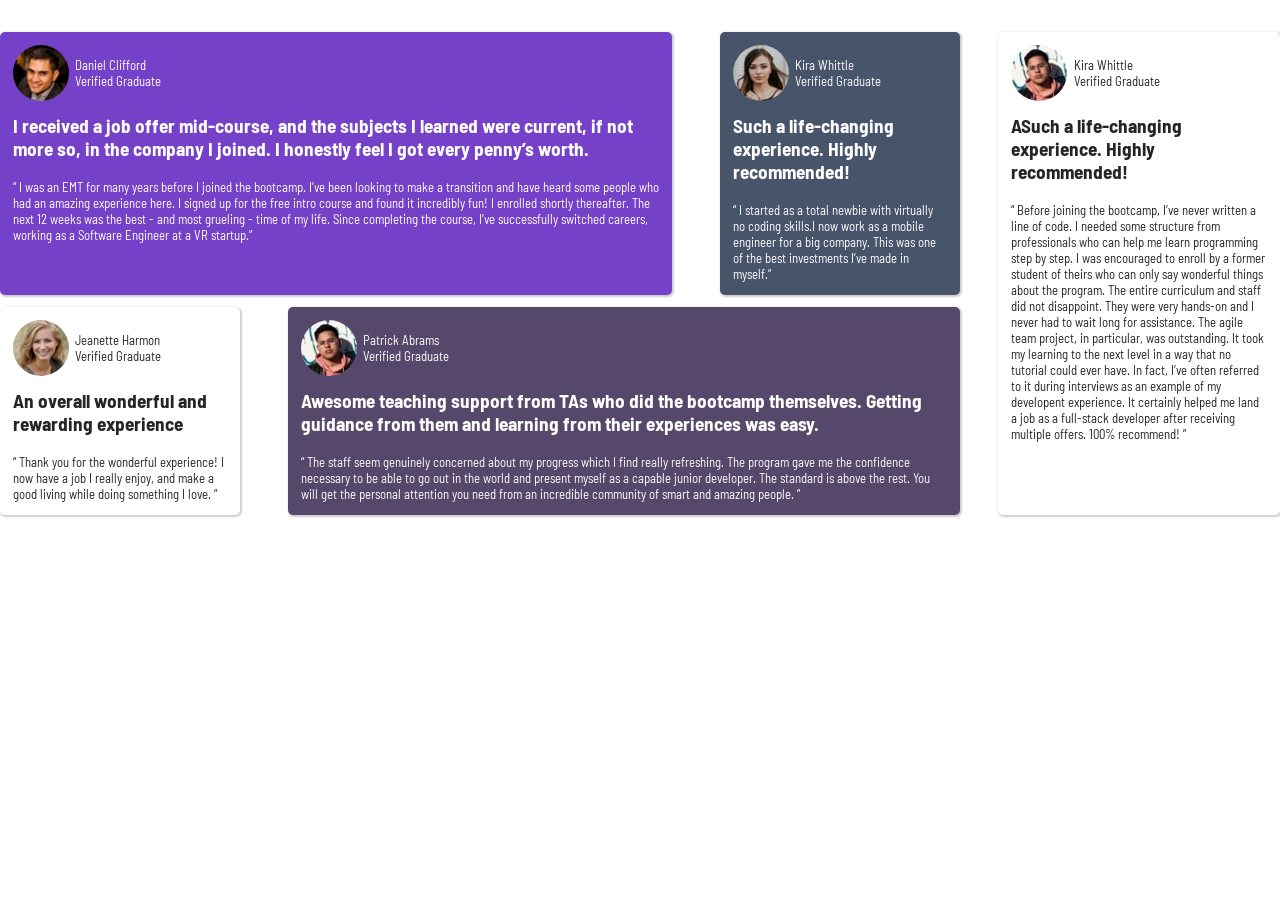
<file: index.html>
<!DOCTYPE html>
<html lang="en">
<head>
  <meta charset="UTF-8">
  <meta name="viewport" content="width=device-width, initial-scale=1.0"> <!-- displays site properly based on user's device -->

  <link rel="icon" type="image/png" sizes="32x32" href="./images/favicon-32x32.png">
  
  <title>Frontend Mentor | [Challenge Name Here]</title>

  <!-- Feel free to remove these styles or customise in your own stylesheet 👍 -->
  <style>
    .attribution { font-size: 11px; text-align: center; }
    .attribution a { color: hsl(228, 45%, 44%); }
  </style>
<link rel="stylesheet" href="style.css">
<link rel="preconnect" href="https://fonts.googleapis.com">
<link rel="preconnect" href="https://fonts.gstatic.com" crossorigin>
<link href="https://fonts.googleapis.com/css2?family=Barlow+Semi+Condensed:wght@500;600&display=swap" rel="stylesheet">
</head>
<body>
  <div id="main-container" class="flex-row sp-between-justify">
    <div id= "main-left" class="flex-column">
      <div id="top" class="flex-row sp-between-justify">
        <div id="testimonial1"  class="grid-item flex-basis-70">
          <div class="header align-items-center">
          <img src="images/image-daniel.jpg" alt="daniel profile pic">
            <div class="header-text">
              <p>Daniel Clifford</p>
              <p>Verified Graduate</p>
            </div>
          </div>
          <h4>I received a job offer mid-course, and the subjects I learned were current, if not more so, in the company I joined. I honestly feel I got every penny’s worth.</h4>
          <p>“ I was an EMT for many years before I joined the bootcamp. I’ve been looking to make a transition and have heard some people who had an amazing experience here. I signed up for the free intro course and found it incredibly fun! I enrolled shortly thereafter. The next 12 weeks was the best - and most grueling - time of my life. Since completing the course, I’ve successfully switched careers, working as a Software Engineer at a VR startup.”</p>
        </div>
          
        <div id="testimonial2" class="grid-item flex-basis-20">
          <div class="header align-items-center">
            <img src="images/image-kira.jpg" alt="daniel profile pic">
            <div class="header-text">
              <p>Kira Whittle</p>
              <p>Verified Graduate</p>
            </div>
            
          </div>
          <h4>Such a life-changing experience. Highly recommended!</h4>
          <p>“ I started as a total newbie with virtually no coding skills.I now work as a mobile engineer for a big company. This was one of the best investments I’ve made in myself.”</p>
        </div>
        </div>
        

      <div id="bottom" class="flex-row sp-between-justify">
        <div id="testimonial3" class="grid-item flex-basis-20">
          <div class="header align-items-center">
            <img src="images/image-jeanette.jpg" alt="daniel profile pic">
            <div class="header-text">
              <p>Jeanette Harmon</p>
              <p>Verified Graduate</p>
          
            </div>
          </div>
          <h4>An overall wonderful and rewarding experience</h4>
          <p>“ Thank you for the wonderful experience! I now have a job I really enjoy, and make a good living while doing something I love. ”</p>
        </div>
        <div id="testimonial4" class="grid-item flex-basis-70">
          <div class="header align-items-center">
          <img src="images/image-patrick.jpg" alt="daniel profile pic">
          <div class="header-text">
            <p>Patrick Abrams</p>
            <p>Verified Graduate</p>
          </div>
        </div>
          <h4>Awesome teaching support from TAs who did the bootcamp themselves. Getting guidance from them and learning from their experiences was easy.</h4>
          <p>“ The staff seem genuinely concerned about my progress which I find really refreshing. The program gave me the confidence necessary to be able to go out in the world and present myself as a capable junior developer. The standard is above the rest. You will get the personal attention you need from an incredible community of smart and amazing people. ”</p>
        </div>
      </div>
    </div>

    <div id="testimonial5"  class="grid-item">
      <div class="header align-items-center">
        <img src="images/image-patrick.jpg" alt="patick profile pic">
        <div class="header-text">
          <p>Kira Whittle</p>
          <p>Verified Graduate</p>
        </div>
      </div>
      <h4>ASuch a life-changing experience. Highly recommended!</h4>
      <p>“ Before joining the bootcamp, I’ve never written a line of code. I needed some structure from 
        professionals who can help me learn programming step by step. I was encouraged to enroll by a former 
        student of theirs who can only say wonderful things about the program. The entire curriculum and staff 
        did not disappoint. They were very hands-on and I never had to wait long for assistance. The agile team 
        project, in particular, was outstanding. It took my learning to the next level in a way that no tutorial 
        could ever have. In fact, I’ve often referred to it during interviews as an example of my developent 
        experience. It certainly helped me land a job as a full-stack developer after receiving multiple offers. 
        100% recommend! ”</p>
      </div>
  
  </div>



</body>
</html>
</file>
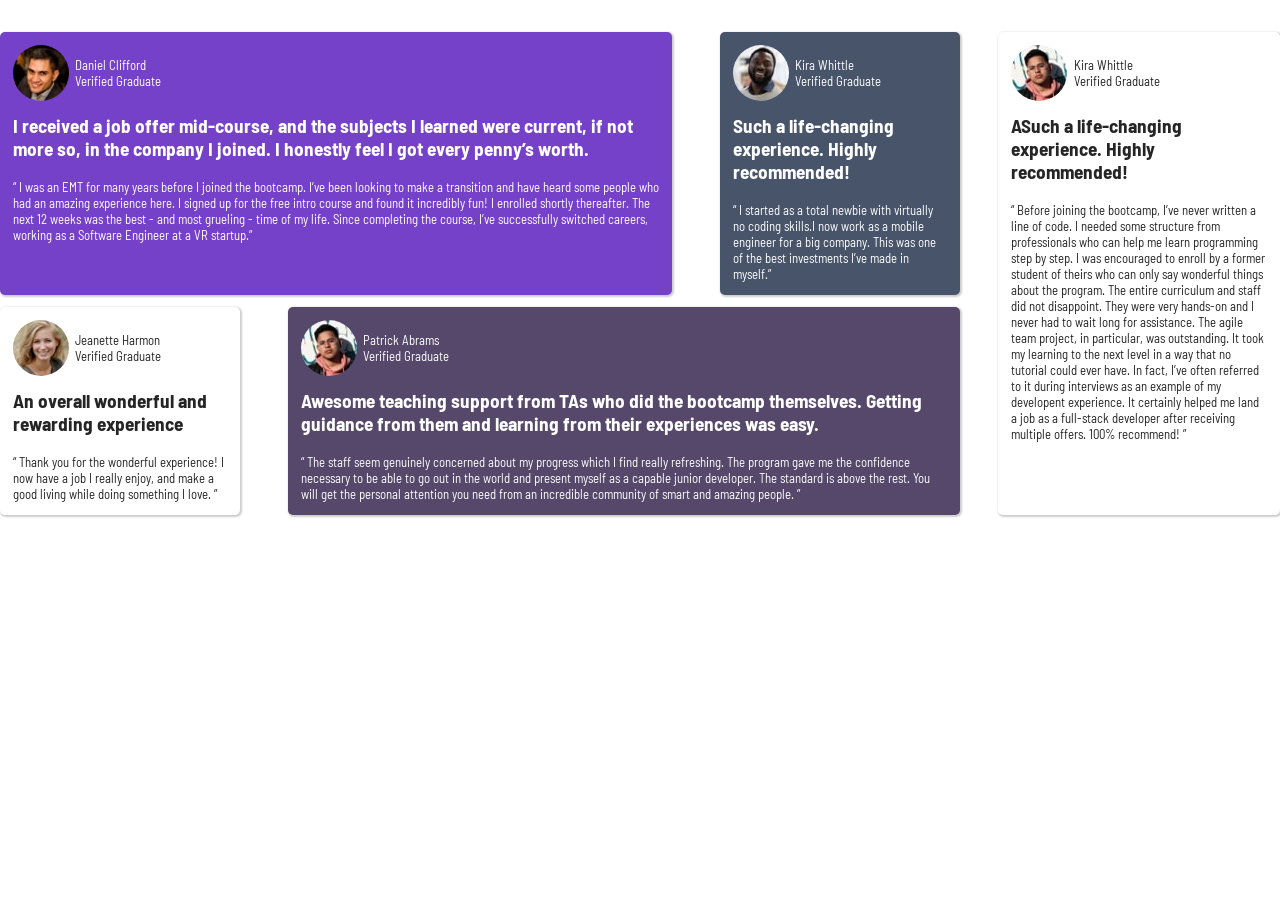
<file: testimonials-grid-section-main/index.html>
<!DOCTYPE html>
<html lang="en">
<head>
  <meta charset="UTF-8">
  <meta name="viewport" content="width=device-width, initial-scale=1.0"> <!-- displays site properly based on user's device -->

  <link rel="icon" type="image/png" sizes="32x32" href="./images/favicon-32x32.png">
  
  <title>Frontend Mentor | [Challenge Name Here]</title>

  <!-- Feel free to remove these styles or customise in your own stylesheet 👍 -->
  <style>
    .attribution { font-size: 11px; text-align: center; }
    .attribution a { color: hsl(228, 45%, 44%); }
  </style>
<link rel="stylesheet" href="style.css">
<link rel="preconnect" href="https://fonts.googleapis.com">
<link rel="preconnect" href="https://fonts.gstatic.com" crossorigin>
<link href="https://fonts.googleapis.com/css2?family=Barlow+Semi+Condensed:wght@500;600&display=swap" rel="stylesheet">
</head>
<body>
  <div id="main-container" class="flex-row sp-between-justify">
    <div id= "main-left" class="flex-column">
      <div id="top" class="flex-row sp-between-justify">
        <div id="testimonial1"  class="grid-item flex-basis-70">
          <div class="header align-items-center">
          <img src="/testimonials-grid-section-main/images/image-daniel.jpg" alt="daniel profile pic">
            <div class="header-text">
              <p>Daniel Clifford</p>
              <p>Verified Graduate</p>
            </div>
          </div>
          <h4>I received a job offer mid-course, and the subjects I learned were current, if not more so, in the company I joined. I honestly feel I got every penny’s worth.</h4>
          <p>“ I was an EMT for many years before I joined the bootcamp. I’ve been looking to make a transition and have heard some people who had an amazing experience here. I signed up for the free intro course and found it incredibly fun! I enrolled shortly thereafter. The next 12 weeks was the best - and most grueling - time of my life. Since completing the course, I’ve successfully switched careers, working as a Software Engineer at a VR startup.”</p>
        </div>
          
        <div id="testimonial2" class="grid-item flex-basis-20">
          <div class="header align-items-center">
            <img src="/testimonials-grid-section-main/images/image-jonathan.jpg" alt="daniel profile pic">
            <div class="header-text">
              <p>Kira Whittle</p>
              <p>Verified Graduate</p>
            </div>
            
          </div>
          <h4>Such a life-changing experience. Highly recommended!</h4>
          <p>“ I started as a total newbie with virtually no coding skills.I now work as a mobile engineer for a big company. This was one of the best investments I’ve made in myself.”</p>
        </div>
        </div>
        

      <div id="bottom" class="flex-row sp-between-justify">
        <div id="testimonial3" class="grid-item flex-basis-20">
          <div class="header align-items-center">
            <img src="/testimonials-grid-section-main/images/image-jeanette.jpg" alt="daniel profile pic">
            <div class="header-text">
              <p>Jeanette Harmon</p>
              <p>Verified Graduate</p>
          
            </div>
          </div>
          <h4>An overall wonderful and rewarding experience</h4>
          <p>“ Thank you for the wonderful experience! I now have a job I really enjoy, and make a good living while doing something I love. ”</p>
        </div>
        <div id="testimonial4" class="grid-item flex-basis-70">
          <div class="header align-items-center">
          <img src="/testimonials-grid-section-main/images/image-patrick.jpg" alt="daniel profile pic">
          <div class="header-text">
            <p>Patrick Abrams</p>
            <p>Verified Graduate</p>
          </div>
        </div>
          <h4>Awesome teaching support from TAs who did the bootcamp themselves. Getting guidance from them and learning from their experiences was easy.</h4>
          <p>“ The staff seem genuinely concerned about my progress which I find really refreshing. The program gave me the confidence necessary to be able to go out in the world and present myself as a capable junior developer. The standard is above the rest. You will get the personal attention you need from an incredible community of smart and amazing people. ”</p>
        </div>
      </div>
    </div>

    <div id="testimonial5"  class="grid-item">
      <div class="header align-items-center">
        <img src="/testimonials-grid-section-main/images/image-patrick.jpg" alt="daniel profile pic">
        <div class="header-text">
          <p>Kira Whittle</p>
          <p>Verified Graduate</p>
        </div>
      </div>
      <h4>ASuch a life-changing experience. Highly recommended!</h4>
      <p>“ Before joining the bootcamp, I’ve never written a line of code. I needed some structure from 
        professionals who can help me learn programming step by step. I was encouraged to enroll by a former 
        student of theirs who can only say wonderful things about the program. The entire curriculum and staff 
        did not disappoint. They were very hands-on and I never had to wait long for assistance. The agile team 
        project, in particular, was outstanding. It took my learning to the next level in a way that no tutorial 
        could ever have. In fact, I’ve often referred to it during interviews as an example of my developent 
        experience. It certainly helped me land a job as a full-stack developer after receiving multiple offers. 
        100% recommend! ”</p>
      </div>
  
  </div>



</body>
</html>
</file>
<file: style.css>
*{
    box-sizing: border-box;
    /* background-color: lightcoral; */
    margin: 0px;
    padding: 0px;
}


body{
    font-family: 'Barlow Semi Condensed', sans-serif;
    
}

.align-items-center{
    align-items: center;
}


.grid-item{
    margin-bottom: 1em;
    padding: 1em;
    border-radius: 5px;
    box-shadow: 1px 1px 2px 1px rgba(0, 0, 0, 0.2);
    font-size: 0.8rem;
}
#testimonial1{
background: #7541C8;
color: white;
}

#testimonial2{
    background: #48546A;
    color: white;
}
#testimonial3{
    background: white;
    color: rgb(37, 37, 37);
}
#testimonial4{
    background: #55486A;
    color: white;
}
#testimonial5{
    background: white;
    color: rgb(37, 37, 37);
}

.header{
    display: flex;
    margin-bottom: 1em;
}

.header img {
    border-radius: 50%;
    margin-right: 0.5em;
}

.grid-item h4{
    margin-bottom: 1em;
    font-size: 1.2rem;
}

#main-container{
    margin: 2em auto;
}

@media all and (min-width:576px) {
    

    #main-container{
        max-width: 1440px;
        /* border: 1px solid black; */
    }
    .flex-row{
        display:flex;
    }

    .flex-column{
        display: flex;
        flex-direction: column;
    }

    .grid-item{
        padding: 1em;
    }

    #main-left{
        flex-basis: 75%;
    }
    #testimonial5{
        flex-basis: 22%;
    }

    .flex-basis-20{
        flex-basis: 25%;
    }

    .flex-basis-70{
        flex-basis: 70%;
    }

    .sp-between-justify{
        justify-content: space-between;
    }


}
</file>
<file: testimonials-grid-section-main/style.css>
*{
    box-sizing: border-box;
    /* background-color: lightcoral; */
    margin: 0px;
    padding: 0px;
}


body{
    font-family: 'Barlow Semi Condensed', sans-serif;
    
}

.align-items-center{
    align-items: center;
}


.grid-item{
    margin-bottom: 1em;
    padding: 1em;
    border-radius: 5px;
    box-shadow: 1px 1px 2px 1px rgba(0, 0, 0, 0.2);
    font-size: 0.8rem;
}
#testimonial1{
background: #7541C8;
color: white;
}

#testimonial2{
    background: #48546A;
    color: white;
}
#testimonial3{
    background: white;
    color: rgb(37, 37, 37);
}
#testimonial4{
    background: #55486A;
    color: white;
}
#testimonial5{
    background: white;
    color: rgb(37, 37, 37);
}

.header{
    display: flex;
    margin-bottom: 1em;
}

.header img {
    border-radius: 50%;
    margin-right: 0.5em;
}

.grid-item h4{
    margin-bottom: 1em;
    font-size: 1.2rem;
}

#main-container{
    margin: 2em auto;
}

@media all and (min-width:576px) {
    

    #main-container{
        max-width: 1440px;
        /* border: 1px solid black; */
    }
    .flex-row{
        display:flex;
    }

    .flex-column{
        display: flex;
        flex-direction: column;
    }

    .grid-item{
        padding: 1em;
    }

    #main-left{
        flex-basis: 75%;
    }
    #testimonial5{
        flex-basis: 22%;
    }

    .flex-basis-20{
        flex-basis: 25%;
    }

    .flex-basis-70{
        flex-basis: 70%;
    }

    .sp-between-justify{
        justify-content: space-between;
    }


}
</file>
